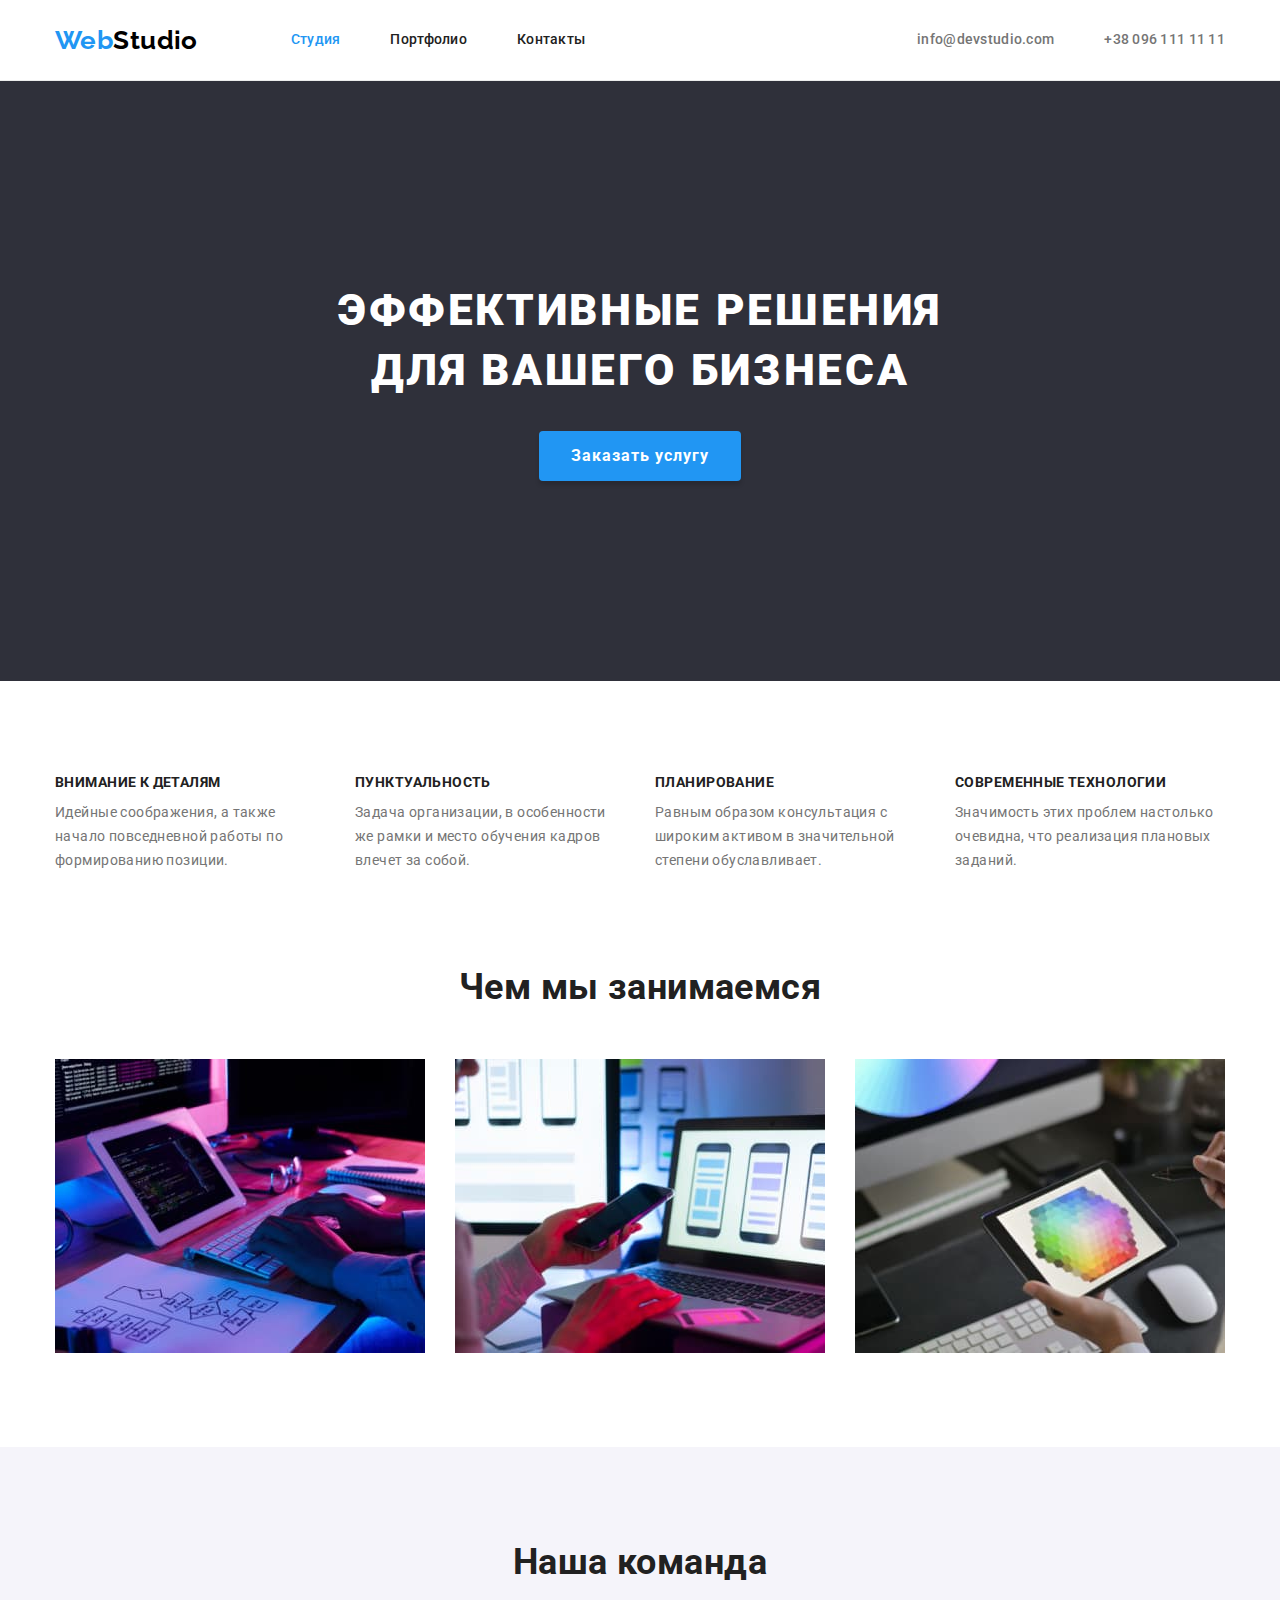
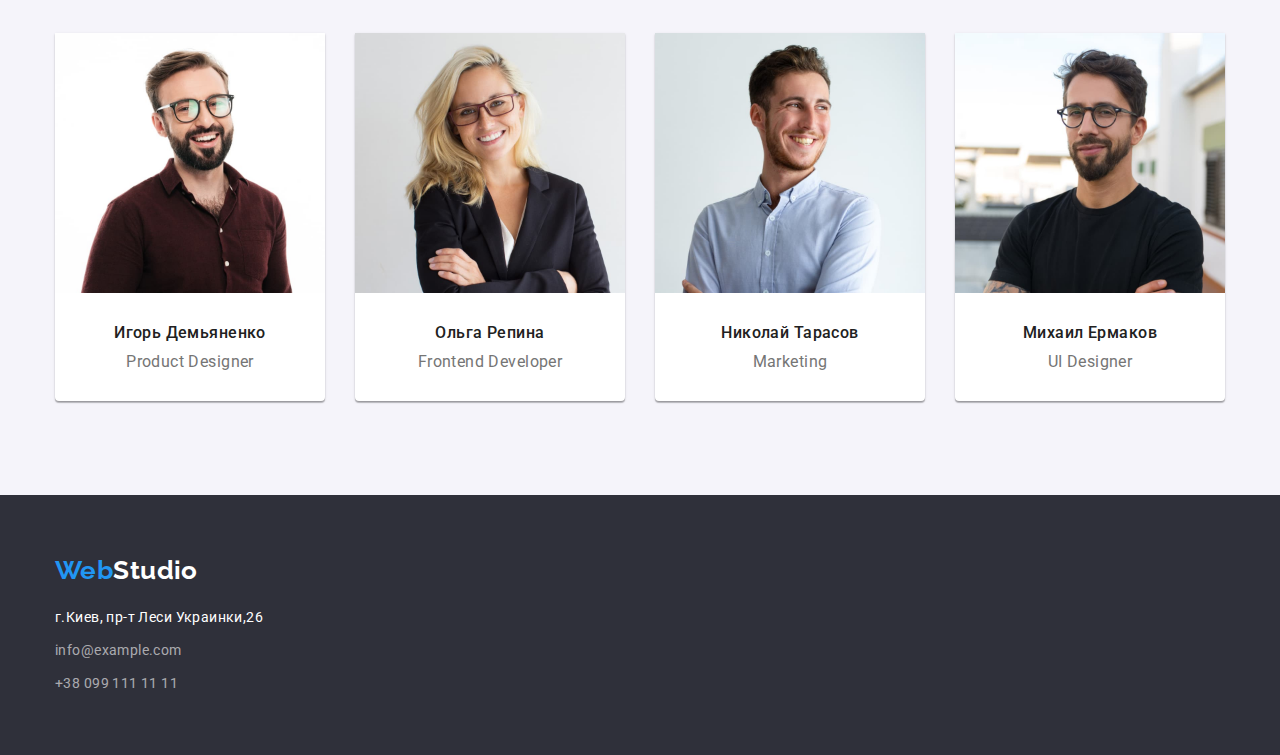
<file: index.html>
<!DOCTYPE html>
<html lang="ru">
  <head>
    <meta charset="UTF-8" />
    <meta http-equiv="X-UA-Compatible" content="IE=edge" />
    <meta name="viewport" content="width=device-width, initial-scale=1.0" />
    <title>Document</title>
    <link rel="preconnect" href="https://fonts.googleapis.com" />
    <link rel="preconnect" href="https://fonts.gstatic.com" crossorigin />
    <link
      href="https://fonts.googleapis.com/css2?family=Raleway:wght@700&family=Roboto:wght@400;500;700;900&display=swap"
      rel="stylesheet"
    />
    <link
      rel="stylesheet"
      href="https://cdnjs.cloudflare.com/ajax/libs/modern-normalize/1.1.0/modern-normalize.min.css"
    />
    <link rel="stylesheet" href="./css/styles.css" />
  </head>
  <body>
    <!-- Секція Header -->
    <header class="header">
      <div class="container main-nav">
        <nav class="header-nav main-nav">
          <a class="logo" href="./index.html"> <span class="accent">Web</span>Studio</a>
          <ul class="header-list list">
            <li class="header-item">
              <a class="header-link current" href="./index.html">Студия</a>
            </li>
            <li class="header-item">
              <a class="header-link" href="./portfolio.html">Портфолио</a>
            </li>
            <li class="header-item"><a class="header-link" href="#">Контакты</a></li>
          </ul>
        </nav>
        <ul class="header-contacts-list list">
          <li class="header-contacts-item">
            <a class="contacts-link" href="mailto:info@example.com">info@devstudio.com</a>
          </li>
          <li class="header-contacts-item">
            <a class="contacts-link" href="tel:+380991111111">+38 096 111 11 11</a>
          </li>
        </ul>
      </div>
    </header>

    <main>
      <!-- Секція Hero -->
      <section class="hero">
        <div class="container">
          <h1 class="hero-title">
            Эффективные решения <br />
            для вашего бизнеса
          </h1>
          <button class="hero-batton" type="button">Заказать услугу</button>
        </div>
      </section>
      <!-- Секція Benefits -->
      <section class="benefits section">
        <div class="container">
          <h2 class="benefit-title visually-hidden">Достоинства компании</h2>
          <ul class="benefits-list list">
            <li class="benefits-item">
              <h3 class="benefits-title">Внимание к деталям</h3>
              <p>
                Идейные соображения, а также начало повседневной работы по формированию позиции.
              </p>
            </li>
            <li class="benefits-item">
              <h3 class="benefits-title">Пунктуальность</h3>
              <p>
                Задача организации, в особенности же рамки и место обучения кадров влечет за собой.
              </p>
            </li>
            <li class="benefits-item">
              <h3 class="benefits-title">Планирование</h3>
              <p>
                Равным образом консультация с широким активом в значительной степени обуславливает.
              </p>
            </li>
            <li class="benefits-item">
              <h3 class="benefits-title">Современные технологии</h3>
              <p>Значимость этих проблем настолько очевидна, что реализация плановых заданий.</p>
            </li>
          </ul>
        </div>
      </section>
      <!-- Секція About -->
      <section class="about section">
        <div class="container">
          <h2 class="about-title">Чем мы занимаемся</h2>
          <ul class="about-list card-set list">
            <li class="about-item card-set-item">
              <img
                class="about-img img"
                src="./images/img_1.jpg"
                alt="процес_програмиования"
                width="370"
              />
            </li>
            <li class="about-item card-set-item">
              <img
                class="about-img img"
                src="./images/img_2.jpg"
                alt="девушка_звонит"
                width="370"
              />
            </li>
            <li class="about-item card-set-item">
              <img
                class="about-img img"
                src="./images/img_3.jpg"
                alt="выбор_цвета_палитры"
                width="370"
              />
            </li>
          </ul>
        </div>
      </section>
      <!-- Секція Team -->
      <section class="team section">
        <div class="container">
          <h2 class="team-title">Наша команда</h2>
          <ul class="team-list card-set list">
            <li class="team-item card-set-item">
              <img
                class="team-img img"
                src="./images/img_4.jpg"
                alt="мужчина_Игорь Демьяненко"
                width="270"
              />
              <div class="text-container">
                <h3 class="team-unit">Игорь Демьяненко</h3>
                <p class="job-title">Product Designer</p>
              </div>
            </li>
            <li class="team-item card-set-item">
              <img
                class="team-img img"
                src="./images/img_5.jpg"
                alt="девушка_Ольга Репина"
                width="270"
              />
              <div class="text-container">
                <h3 class="team-unit">Ольга Репина</h3>
                <p class="job-title">Frontend Developer</p>
              </div>
            </li>
            <li class="team-item card-set-item">
              <img
                class="team-img img"
                src="./images/img_6.jpg"
                alt="мужчина_Николай Тарасов"
                width="270"
              />
              <div class="text-container">
                <h3 class="team-unit">Николай Тарасов</h3>
                <p class="job-title">Marketing</p>
              </div>
            </li>
            <li class="team-item card-set-item">
              <img
                class="team-img img"
                src="./images/img_7.jpg"
                alt="мужчина_Михаил Ермаков"
                width="270"
              />
              <div class="text-container">
                <h3 class="team-unit">Михаил Ермаков</h3>
                <p class="job-title">UI Designer</p>
              </div>
            </li>
          </ul>
        </div>
      </section>
    </main>

    <footer class="footer">
      <div class="container">
        <a class="logo" href="./index.html"> <span class="accent">Web</span>Studio</a>
        <address>
          <ul class="footer-list list">
            <li class="footer-item">
              <a
                class="footer-address"
                href="https://goo.gl/maps/8b87fUh3uZsaHk5C8"
                target="_blank"
                rel="noreferrer noopener"
              >
                г.Киев, пр-т Леси Украинки,26
              </a>
            </li>
            <li class="footer-item">
              <a class="footer-contact" href="mailto:info@example.com">info@example.com</a>
            </li>
            <li class="footer-item">
              <a class="footer-contact" href="tel:+380991111111">+38 099 111 11 11</a>
            </li>
          </ul>
        </address>
      </div>
    </footer>
  </body>
</html>
</file>
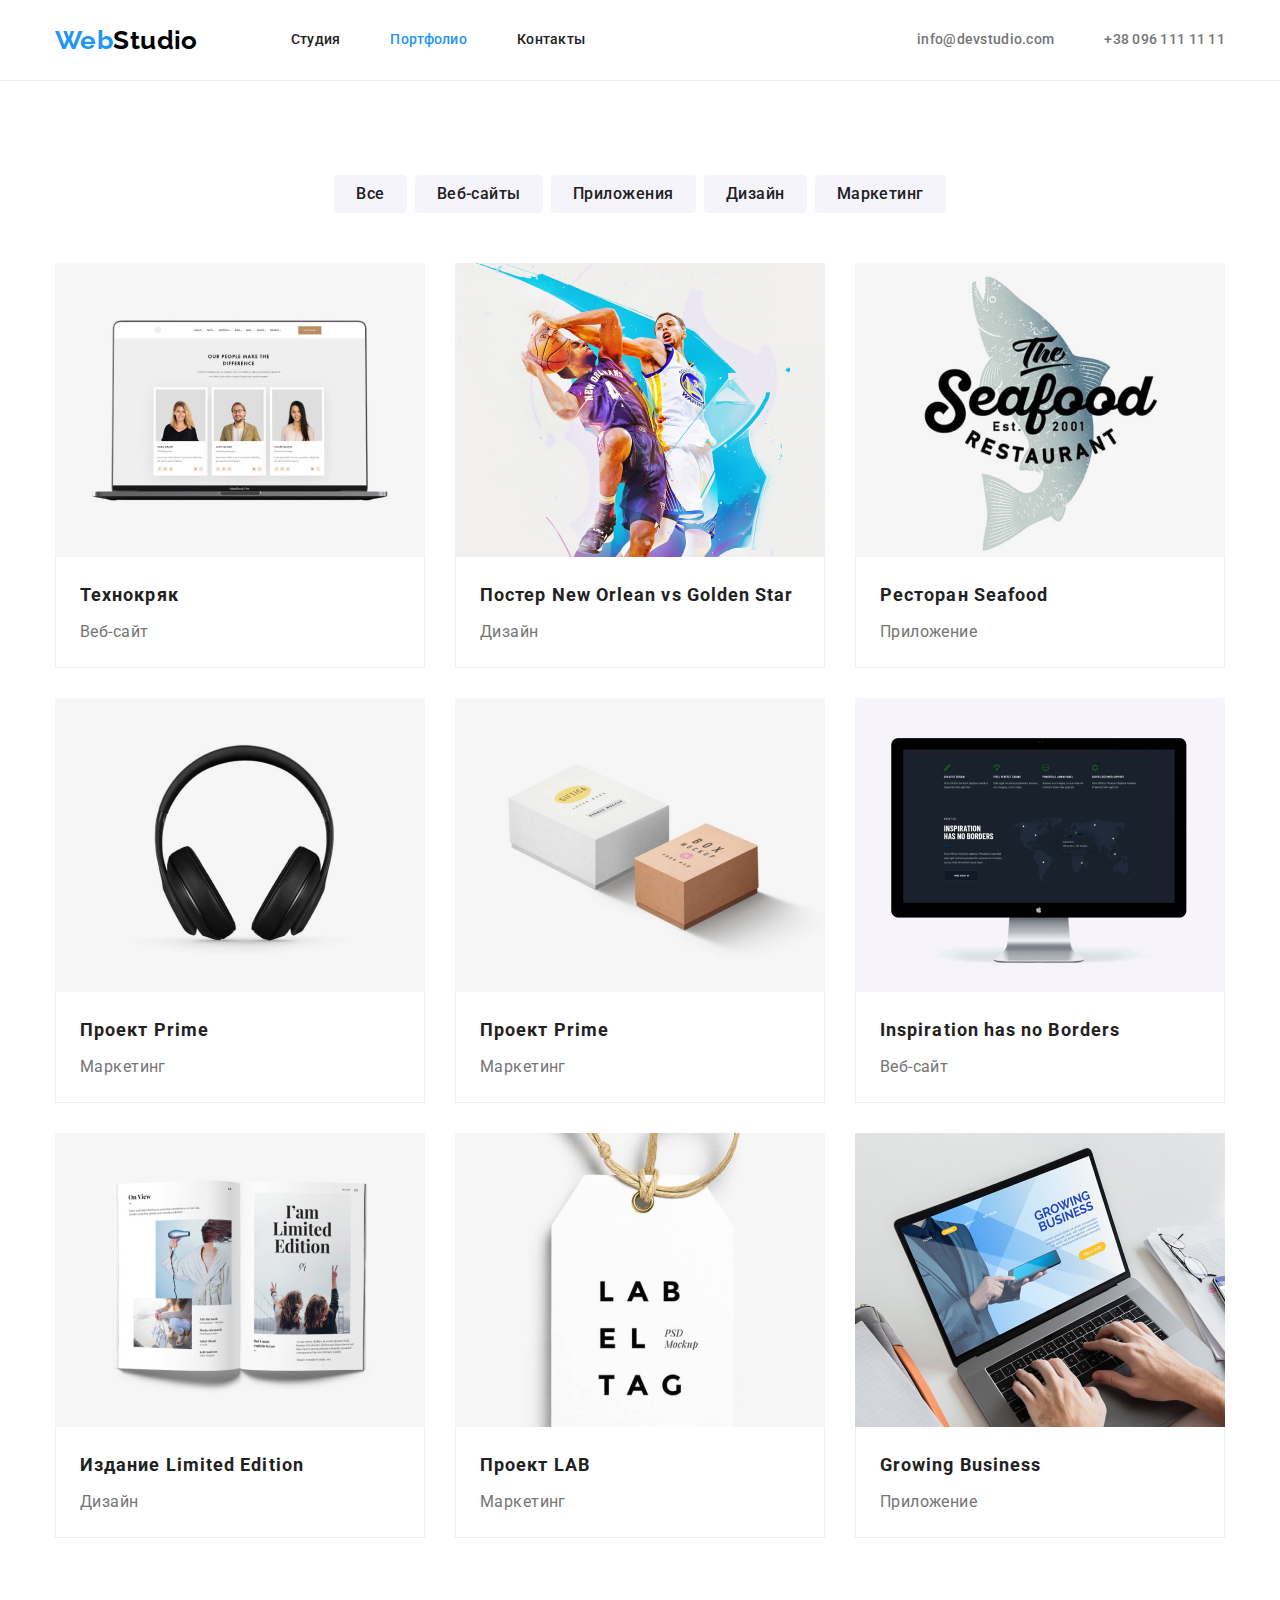
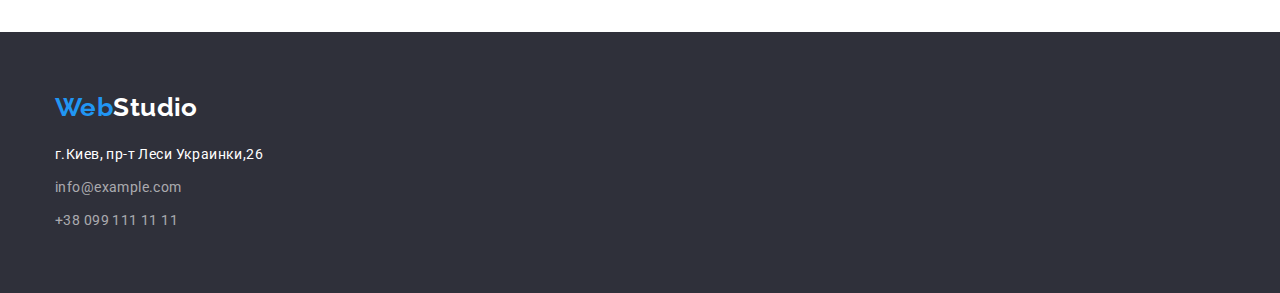
<file: portfolio.html>
<!DOCTYPE html>
<html lang="en">
  <head>
    <meta charset="UTF-8" />
    <meta http-equiv="X-UA-Compatible" content="IE=edge" />
    <meta name="viewport" content="width=device-width, initial-scale=1.0" />
    <title>Document</title>
    <link
      href="https://fonts.googleapis.com/css2?family=Raleway:wght@700&family=Roboto:wght@400;500;700;900&display=swap"
      rel="stylesheet"
    />
    <link
      rel="stylesheet"
      href="https://cdnjs.cloudflare.com/ajax/libs/modern-normalize/1.1.0/modern-normalize.min.css"
    />
    <link rel="stylesheet" href="./css/styles.css" />
  </head>
  <body>
    <header class="header">
      <div class="container main-nav">
        <nav class="header-nav main-nav">
          <a class="logo" href="./index.html"> <span class="accent">Web</span>Studio</a>
          <ul class="header-list list">
            <li class="header-item">
              <a class="header-link" href="./index.html">Студия</a>
            </li>
            <li class="header-item">
              <a class="header-link current" href="./portfolio.html">Портфолио</a>
            </li>
            <li class="header-item"><a class="header-link" href="#">Контакты</a></li>
          </ul>
        </nav>
        <ul class="header-contacts-list list">
          <li class="header-contacts-item">
            <a class="contacts-link" href="mailto:info@example.com">info@devstudio.com</a>
          </li>
          <li class="header-contacts-item">
            <a class="contacts-link" href="tel:+380991111111">+38 096 111 11 11</a>
          </li>
        </ul>
      </div>
    </header>

    <main>
      <section class="portfolio section">
        <div class="container">
          <h1 class="visually-hidden">Портфолио</h1>
          <ul class="portfolio-filters-list list">
            <li class="item"><button class="portfolio-filters-item" type="button">Все</button></li>
            <li class="item">
              <button class="portfolio-filters-item" type="button">Веб-сайты</button>
            </li>
            <li class="item">
              <button class="portfolio-filters-item" type="button">Приложения</button>
            </li>
            <li class="item">
              <button class="portfolio-filters-item" type="button">Дизайн</button>
            </li>
            <li class="item">
              <button class="portfolio-filters-item" type="button">Маркетинг</button>
            </li>
          </ul>
          <ul class="portfolio-projects-list card-set list">
            <li class="portfolio-projects-item card-set-item">
              <a class="portfolio-link" href="#">
                <img
                  class="portfolio-img img"
                  src="./images/img_8.jpg"
                  alt="ноутбук_с_открытой_веб-страницей"
                  width="370"
                  height="294"
                />
                <div class="title">
                  <h2 class="portfolio-project">Технокряк</h2>
                  <p class="portfolio-working">Веб-сайт</p>
                </div>
              </a>
            </li>
            <li class="portfolio-projects-item card-set-item">
              <a class="portfolio-link" href="#">
                <img
                  class="portfolio-img img"
                  src="./images/img_9.jpg"
                  alt="постер_New_Orlean_vs_Golden_Star"
                  width="370"
                  height="294"
                />
                <div class="title">
                  <h2 class="portfolio-project">Постер New Orlean vs Golden Star</h2>
                  <p class="portfolio-working">Дизайн</p>
                </div>
              </a>
            </li>
            <li class="portfolio-projects-item card-set-item">
              <a class="portfolio-link" href="#">
                <img
                  class="portfolio-img img"
                  src="./images/img_10.jpg"
                  alt="логотип_ресторана_Seafood"
                  width="370"
                  height="294"
                />
                <div class="title">
                  <h2 class="portfolio-project">Ресторан Seafood</h2>
                  <p class="portfolio-working">Приложение</p>
                </div>
              </a>
            </li>
            <li class="portfolio-projects-item card-set-item">
              <a class="portfolio-link" href="#">
                <img
                  class="portfolio-img img"
                  src="./images/img_11.jpg"
                  alt="накладные_наушники"
                  width="370"
                  height="294"
                />
                <div class="title">
                  <h2 class="portfolio-project">Проект Prime</h2>
                  <p class="portfolio-working">Маркетинг</p>
                </div>
              </a>
            </li>
            <li class="portfolio-projects-item card-set-item">
              <a class="portfolio-link" href="#">
                <img
                  class="portfolio-img img"
                  src="./images/img_12.jpg"
                  alt="две_коробки"
                  width="370"
                  height="294"
                />
                <div class="title">
                  <h2 class="portfolio-project">Проект Prime</h2>
                  <p class="portfolio-working">Маркетинг</p>
                </div>
              </a>
            </li>
            <li class="portfolio-projects-item card-set-item">
              <a class="portfolio-link" href="#">
                <img
                  class="portfolio-img img"
                  src="./images/img_13.jpg"
                  alt="монитор_Apple"
                  width="370"
                  height="294"
                />
                <div class="title">
                  <h2 class="portfolio-project">Inspiration has no Borders</h2>
                  <p class="portfolio-working">Веб-сайт</p>
                </div>
              </a>
            </li>
            <li class="portfolio-projects-item card-set-item">
              <a class="portfolio-link" href="#">
                <img
                  class="portfolio-img img"
                  src="./images/img_14.jpg"
                  alt="открытая_книга"
                  width="370"
                  height="294"
                />
                <div class="title">
                  <h2 class="portfolio-project">Издание Limited Edition</h2>
                  <p class="portfolio-working">Дизайн</p>
                </div>
              </a>
            </li>
            <li class="portfolio-projects-item card-set-item">
              <a class="portfolio-link" href="#">
                <img
                  class="portfolio-img img"
                  src="./images/img_15.jpg"
                  alt="бирка"
                  width="370"
                  height="294"
                />
                <div class="title">
                  <h2 class="portfolio-project">Проект LAB</h2>
                  <p class="portfolio-working">Маркетинг</p>
                </div>
              </a>
            </li>
            <li class="portfolio-projects-item card-set-item">
              <a class="portfolio-link" href="#">
                <img
                  class="portfolio-img img"
                  src="./images/img_16.jpg"
                  alt="человек_работает_за_ноутбуком"
                  width="370"
                  height="294"
                />
                <div class="title">
                  <h2 class="portfolio-project">Growing Business</h2>
                  <p class="portfolio-working">Приложение</p>
                </div>
              </a>
            </li>
          </ul>
        </div>
      </section>
    </main>

    <footer class="footer">
      <div class="container">
        <a class="logo" href="./index.html"> <span class="accent">Web</span>Studio</a>
        <address>
          <ul class="footer-list list">
            <li class="footer-item">
              <a
                class="footer-address"
                href="https://goo.gl/maps/8b87fUh3uZsaHk5C8"
                target="_blank"
                rel="noreferrer noopener"
              >
                г.Киев, пр-т Леси Украинки,26
              </a>
            </li>
            <li class="footer-item">
              <a class="footer-contact" href="mailto:info@example.com">info@example.com</a>
            </li>
            <li class="footer-item">
              <a class="footer-contact" href="tel:+380991111111">+38 099 111 11 11</a>
            </li>
          </ul>
        </address>
      </div>
    </footer>
  </body>
</html>
</file>
<file: css/styles.css>
:root {
  /* fonts */
  --main-font: 'Roboto';
  --secondary-font: 'Raleway';

  /* text color */
  --primary-text-color: #757575;
  --title-text-color: #000000;
  --link-base-color: #212121;
  --text-white-color: #ffffff;
  --link-active-color: #2196f3;
  --footer-contact-color: rgba(255, 255, 255, 0.6);

  /* background-color */
  --background-white-color: #ffffff;
  --background-secondary-color: #2f303a;
  --background-btn-active-color: #188ce8;
  --background-button-color: #f5f4fa;

  /* border-color */
  --header-border-color: #ececec;
  --portfolio-border-color: #eeeeee;
  --team-item-border: 0px 0px 4px 4px;

  /* box-shadow */
  --hero-batton-shadow: 0px 4px 4px rgba(0, 0, 0, 0.15);
  --team-item-shadow: 0px 1px 3px rgba(0, 0, 0, 0.12), 0px 1px 1px rgba(0, 0, 0, 0.14),
    0px 2px 1px rgba(0, 0, 0, 0.2);
  --portfolio-filters-item-shadow: 0px 3px 1px rgba(0, 0, 0, 0.1), 0px 1px 2px rgba(0, 0, 0, 0.08),
    0px 2px 2px rgba(0, 0, 0, 0.12);

  /* others */
  --items: 3;
  --indent: 30px;
}

body {
  background-color: var(--background-white-color);
  color: var(--primary-text-color);
  font-family: var(--main-font), sans-serif;
  font-size: 14px;
  line-height: 1.71;
  letter-spacing: 0.03em;
}

h1,
h2,
h3,
h4,
h5,
h6,
p {
  margin: 0;
  padding: 0;
}

.img {
  display: block;
  max-width: 100%;
  height: auto;
}

.list {
  padding: 0;
  margin: 0;
  list-style: none;
}

.section {
  padding-top: 94px;
  padding-bottom: 94px;
}

.container {
  width: 1200px;
  padding-left: 15px;
  padding-right: 15px;
  margin-left: auto;
  margin-right: auto;
}

.visually-hidden {
  position: absolute;
  width: 1px;
  height: 1px;
  margin: -1px;
  border: 0;
  padding: 0;

  white-space: nowrap;
  clip-path: inset(100%);
  clip: rect(0 0 0 0);
  overflow: hidden;
}

/* cітка із застосуванням flex-box */

.card-set {
  display: flex;
  flex-wrap: wrap;
  margin: calc(-1 * var(--indent) / 2);
}

.card-set-item {
  flex-basis: calc((100% - var(--indent) * var(--items)) / var(--items));
  margin: calc(var(--indent) / 2);
}

/* cекція Header */
.header {
  border-bottom: 1px solid var(--header-border-color);
}

.main-nav {
  display: flex;
  align-items: center;
}

.logo {
  display: block;

  color: var(--title-text-color);
  font-family: var(--secondary-font);
  font-weight: 700;
  font-size: 26px;
  line-height: 1.19;
  text-decoration: none;
}

.logo .accent {
  color: var(--link-active-color);
}

.header-list {
  display: flex;
  margin-left: 93px;
}

.header-nav .header-item + .header-item {
  margin-left: 50px;
}

.header-nav .header-link {
  display: block;
  padding-top: 32px;
  padding-bottom: 32px;

  color: var(--link-base-color);
  font-weight: 500;
  font-size: 14px;
  line-height: 1.14;
  letter-spacing: 0.02em;
  text-decoration: none;
}

.header-nav .header-link.current {
  color: var(--link-active-color);
}

.header-nav .header-link:hover,
.header-nav .header-link:focus {
  color: var(--link-active-color);
}

.header-contacts-list {
  display: flex;
  margin-left: auto;
}

.header-contacts-list .header-contacts-item + .header-contacts-item {
  margin-left: 50px;
}

.header-contacts-list .contacts-link {
  display: block;
  padding-top: 32px;
  padding-bottom: 32px;

  color: var(--primary-text-color);
  font-weight: 500;
  font-size: 14px;
  line-height: 1.14;
  letter-spacing: 0.02em;
  text-decoration: none;
}

.header-contacts-list .contacts-link:hover,
.header-contacts-list .contacts-link:focus {
  color: var(--link-active-color);
}

/* Секція Hero */
.hero {
  padding: 200px 0;

  text-align: center;
  background-color: var(--background-secondary-color);
}

.hero-title {
  margin-bottom: 30px;
  color: var(--text-white-color);
  font-weight: 900;
  font-size: 44px;
  line-height: 1.36;
  letter-spacing: 0.06em;
  text-transform: uppercase;
}

.hero-batton {
  display: inline-block;
  border-radius: 4px;
  padding: 10px 32px;
  min-width: 200px;

  background-color: var(--link-active-color);
  color: var(--text-white-color);
  font-family: inherit;
  font-weight: 700;
  font-size: 16px;
  line-height: 1.88;
  letter-spacing: 0.06em;
  box-shadow: var(--hero-batton-shadow);
  cursor: pointer;
  text-align: center;
  border: none;
}
.hero-batton:hover,
.hero-batton:focus {
  background-color: var(--background-btn-active-color);
}

/* Заголовки секцій  */

.about-title,
.team-title {
  color: var(--link-base-color);
  font-weight: 700;
  font-size: 36px;
  line-height: 1.17;
}

/* Секція Benefits */

.benefits-list {
  display: flex;
}

.benefits-item {
  width: 270px;
  margin-right: 30px;
}

.benefits-item:last-child {
  margin-right: 0;
}

.benefits .benefits-title {
  margin-bottom: 10px;

  color: var(--link-base-color);
  font-weight: 700;
  font-size: 14px;
  line-height: 1.14;
  text-transform: uppercase;
}

/* Секція About */

.about.section {
  padding-top: 0;
}

.about-title {
  text-align: center;
}

.about-title {
  margin-bottom: 50px;
}

.about-list {
  --items: 3;
}

/* Секція Team */

.team {
  background-color: var(--background-button-color);
  text-align: center;
}

.team-title {
  margin-bottom: 50px;
}

.team-item {
  background-color: var(--background-white-color);
  box-shadow: var(--team-item-shadow);
  border-radius: var(--team-item-border);
}

.team .text-container {
  padding: 30px 0;
  text-align: center;
}

.team-list {
  --items: 4;
}

.team-unit {
  margin-bottom: 10px;

  color: var(--link-base-color);
  font-weight: 500;
  font-size: 16px;
  line-height: 1.19;
  text-align: center;
}

.team .job-title {
  font-size: 16px;
  line-height: 1.19;
  text-align: center;
}

/* Секція Footer */
.footer {
  padding-top: 60px;
  padding-bottom: 60px;

  background-color: var(--background-secondary-color);
}

.footer .logo {
  display: inline-block;
  margin-bottom: 20px;

  color: var(--text-white-color);
}

.footer-item:not(:last-child) {
  margin-bottom: 9px;
}

.footer-address {
  color: var(--text-white-color);
  font-style: normal;
  font-size: 14px;
  line-height: 1.71;
  text-decoration: none;
}
.footer-address:hover,
.footer-address:focus {
  color: var(--link-active-color);
}

.footer-contact {
  color: var(--footer-contact-color);
  font-style: normal;
  font-size: 14px;
  line-height: 1.71;
  text-decoration: none;
}
.footer-contact:hover,
.footer-contact:focus {
  color: var(--link-active-color);
}

/* Секція Portfolio */

.portfolio-filters-list {
  display: flex;
  justify-content: center;
  margin-bottom: 50px;
}

.portfolio-filters-list .item + .item {
  margin-left: 8px;
}

.portfolio-filters-item {
  text-align: center;
  padding: 6px 22px;
  border: none;
  border-radius: 4px;

  background-color: var(--background-button-color);
  color: var(--link-base-color);
  font-family: inherit;
  font-weight: 500;
  font-size: 16px;
  line-height: 1.62;
  letter-spacing: 0.03em;
  cursor: pointer;
}

.portfolio-filters-item:hover,
.portfolio-filters-item:focus {
  background-color: var(--link-active-color);
  color: var(--text-white-color);
  box-shadow: var(--portfolio-filters-item-shadow);
}

.portfolio-projects-list {
  --items: 3;
}

.portfolio-link {
  text-decoration: none;
}

.portfolio .title {
  padding: 20px 24px;
  border-left: 1px solid var(--portfolio-border-color);
  border-right: 1px solid var(--portfolio-border-color);
  border-bottom: 1px solid var(--portfolio-border-color);
}

.portfolio-project {
  margin-bottom: 4px;

  color: var(--link-base-color);
  font-weight: 700;
  font-size: 18px;
  line-height: 2;
  letter-spacing: 0.06em;
}

.portfolio-working {
  color: var(--primary-text-color);
  font-size: 16px;
  line-height: 1.88;
}
</file>
